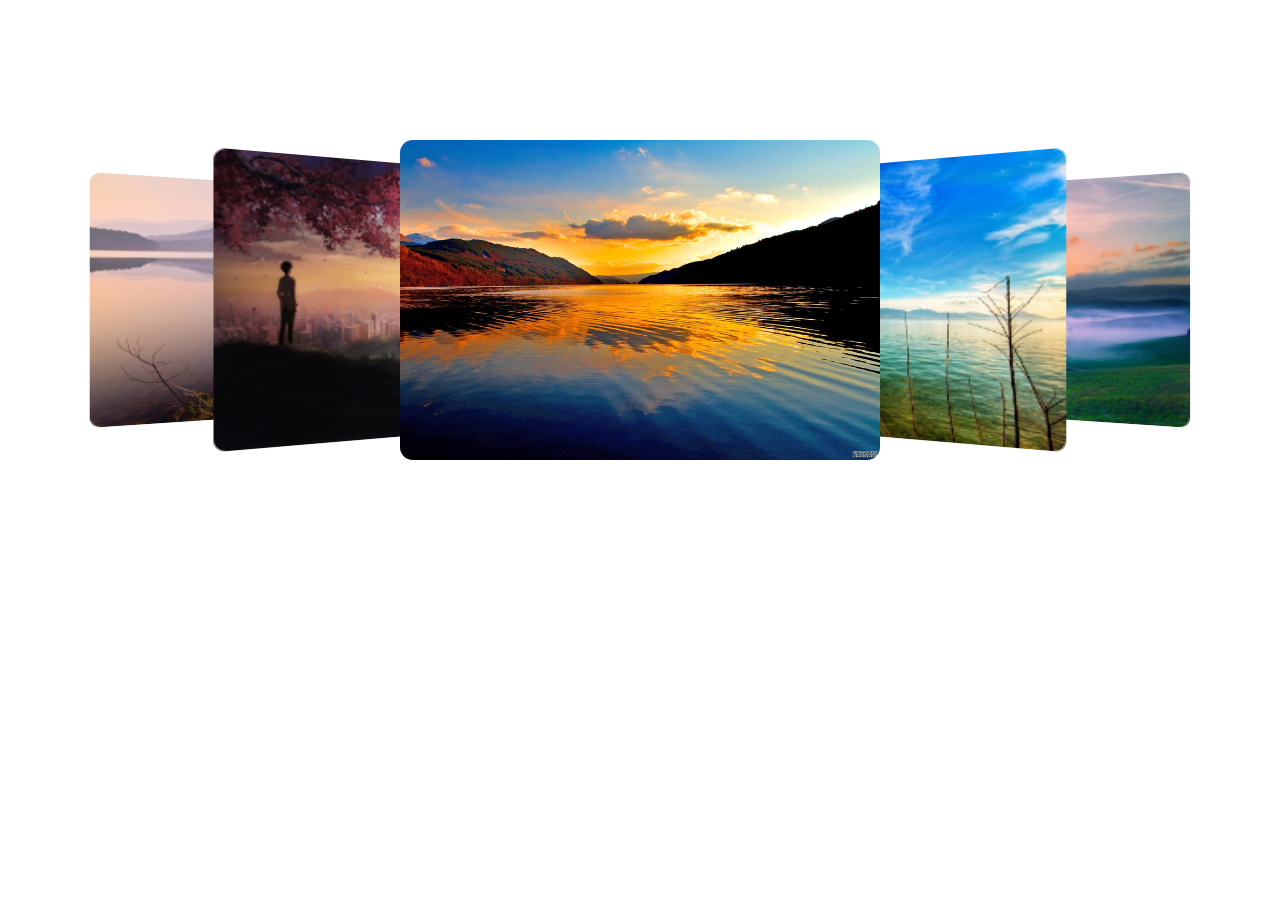
<file: JQuery3D旋转轮播图/index.html>
<!DOCTYPE html>
<html lang="en">
<head>
    <meta charset="UTF-8">
    <meta name="viewport" content="width=device-width, initial-scale=1.0">
    <title>3D轮播图</title>
    <link rel="stylesheet" href="index.css">
</head>
<body>
    <div class="wrapper" id="wrap">
        <img src="./images/img-1.jpg" alt="">
        <img src="./images/img-2.jpg" alt="">
        <img src="./images/img-3.jpg" alt="">
        <img src="./images/img-4.jpg" alt="">
        <img src="./images/img-5.jpg" alt="">
    </div>    
    <script src="./jquery-3.5.0.min.js"></script>
    <!-- 封装 -->
    <script src="./index.js"></script>
    <!-- 调用 -->
    <script>
        $('#wrap').slider({
            curDisplay: 0,
            autoPlay: true,
            interval: 2000
        })
    </script>
</body>
</html>
</file>
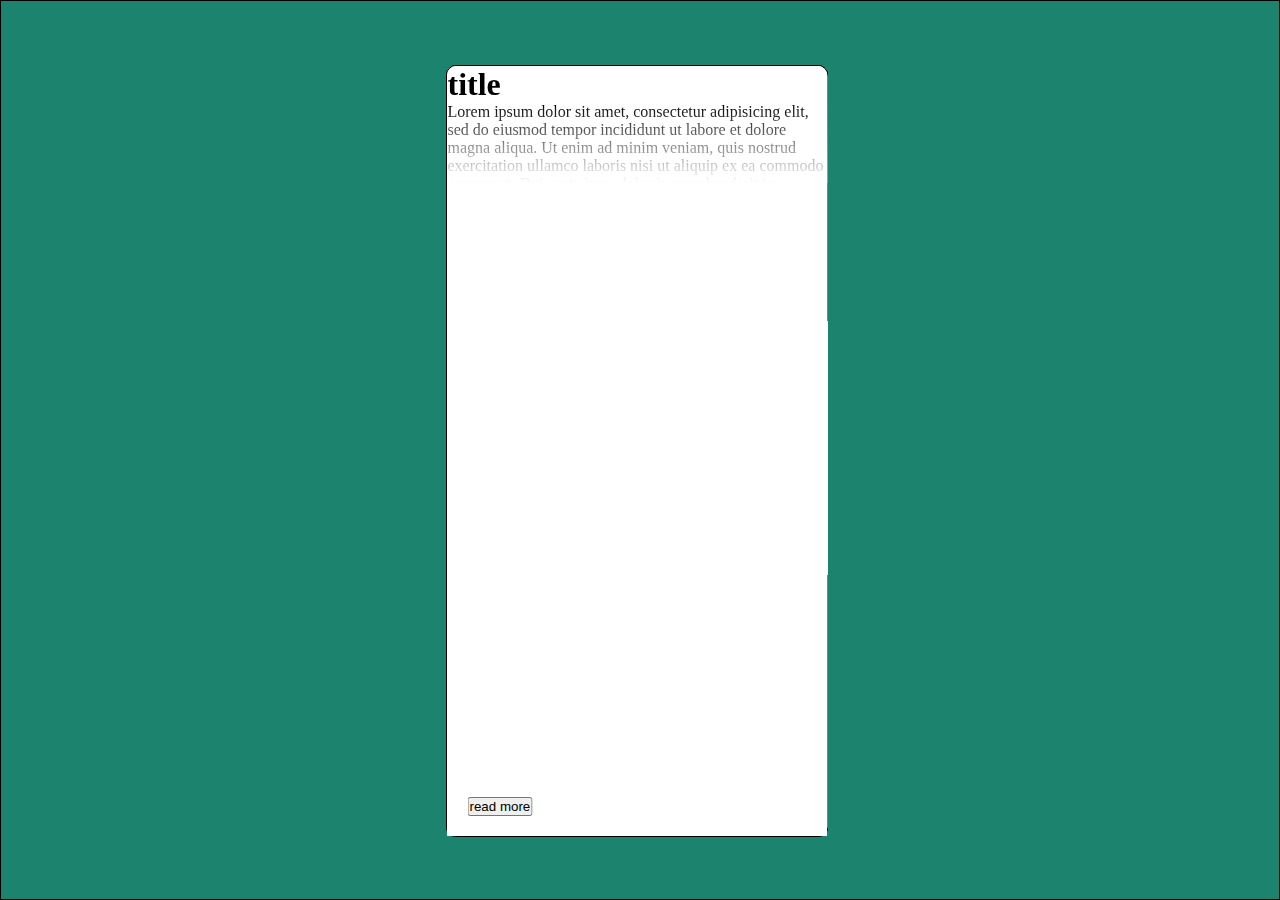
<file: 卡片折叠/index.html>
<!DOCTYPE html>
<html lang="en">
<head>
    <meta charset="UTF-8">
    <meta name="viewport" content="width=device-width, initial-scale=1.0">
    <title>卡片折叠</title>
    <link rel="stylesheet" href="index.css">
</head>
<body>
    
    <div class="wrapper">
        <div class="left">
            <div class="page">
                <div class="sectionWrap">
                    <h1>title</h1>
                    <p class="preview">Lorem ipsum dolor sit amet, consectetur adipisicing elit, sed do eiusmod tempor incididunt ut labore et dolore magna aliqua. Ut enim ad minim veniam, quis nostrud exercitation ullamco laboris nisi ut aliquip ex ea commodo consequat. Duis aute irure dolor in reprehenderit in voluptate velit esse cillum dolore eu fugiat nulla pariatur. Excepteur sint occaecat cupidatat non proident, sunt in culpa qui officia deserunt mollit anim id est laborum.</p>
                </div>
                <button class="openBtn">read more</button>
            </div>
            <div class="back">
                <div class="sectionWrap">
                    <h1>left</h1>
                    <p class="preview">Lorem ipsum dolor sit amet, consectetur adipisicing elit, sed do eiusmod tempor incididunt ut labore et dolore magna aliqua. Ut enim ad minim veniam, quis nostrud exercitation ullamco laboris nisi ut aliquip ex ea commodo consequat. Duis aute irure dolor in reprehenderit in voluptate velit esse cillum dolore eu fugiat nulla pariatur. Excepteur sint occaecat cupidatat non proident, sunt in culpa qui officia deserunt mollit anim id est laborum.</p>
                </div>
            </div>
        </div>
        <div class="middle">
            <div class="sectionWrap">
                    <h1>middle</h1>
                    <p class="preview">Lorem ipsum dolor sit amet, consectetur adipisicing elit, sed do eiusmod tempor incididunt ut labore et dolore magna aliqua. Ut enim ad minim veniam, quis nostrud exercitation ullamco laboris nisi ut aliquip ex ea commodo consequat. Duis aute irure dolor in reprehenderit in voluptate velit esse cillum dolore eu fugiat nulla pariatur. Excepteur sint occaecat cupidatat non proident, sunt in culpa qui officia deserunt mollit anim id est laborum.</p>
            </div>
        </div>
        <div class="right">
            <div class="sectionWrap">
                    <h1>right</h1>
                    <p class="preview">Lorem ipsum dolor sit amet, consectetur adipisicing elit, sed do eiusmod tempor incididunt ut labore et dolore magna aliqua. Ut enim ad minim veniam, quis nostrud exercitation ullamco laboris nisi ut aliquip ex ea commodo consequat. Duis aute irure dolor in reprehenderit in voluptate velit esse cillum dolore eu fugiat nulla pariatur. Excepteur sint occaecat cupidatat non proident, sunt in culpa qui officia deserunt mollit anim id est laborum.</p>
            </div>
            <button class="closeBtn">X</button>
        </div>
    </div>

    <script src="./index.js"></script>
</body>
</html>
</file>
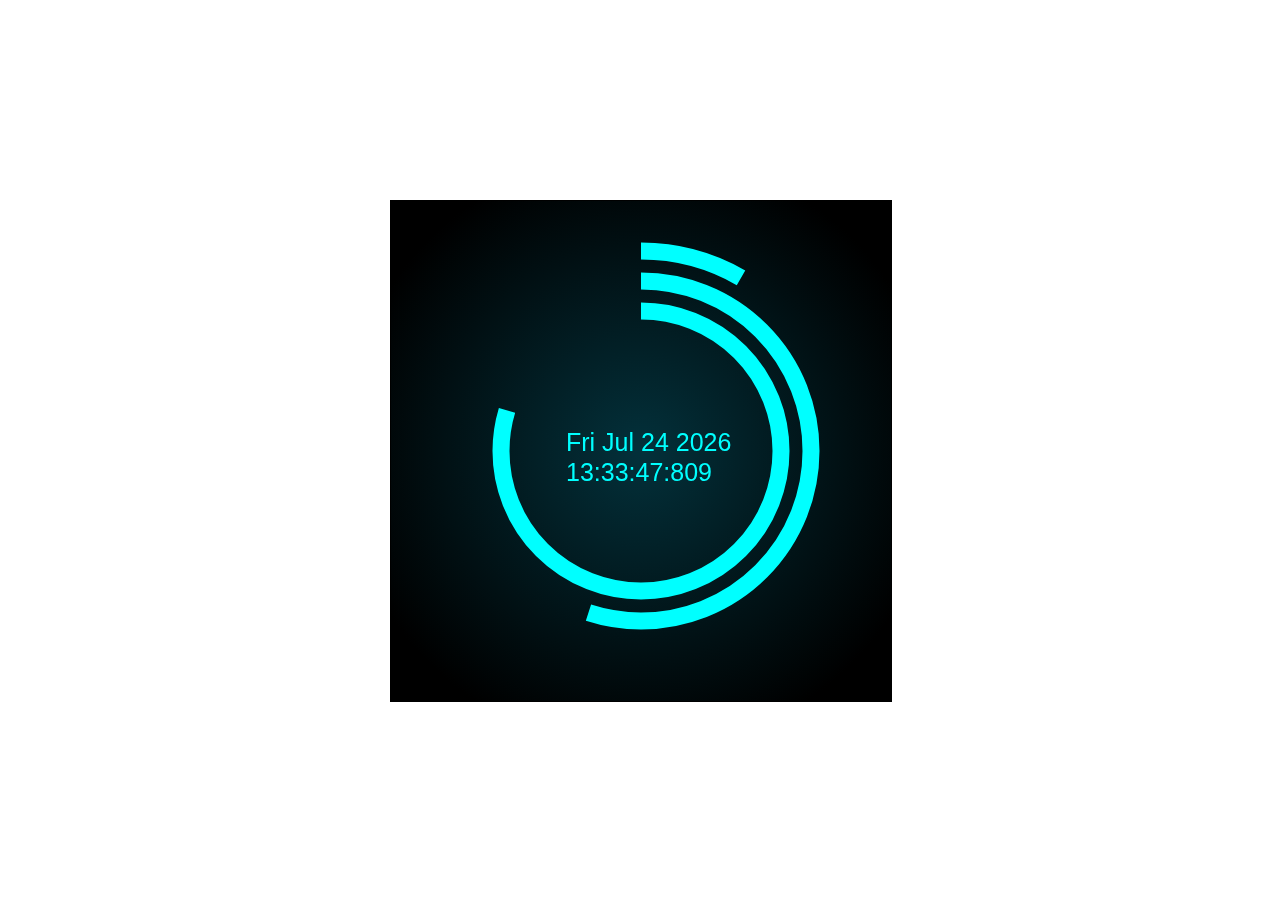
<file: 炫酷时钟/index.html>
<!DOCTYPE html>
<html lang="en">
<head>
    <meta charset="UTF-8">
    <meta name="viewport" content="width=device-width, initial-scale=1.0">
    <title>炫酷时钟</title>
    <style>
        canvas{
            border: 1px solid #000000;
            position: absolute;
            top: 50%;
            left: 50%;
            margin-top: -250px;
            margin-left: -250px;
        }
    </style>
</head>
<body>
    <canvas width="500" height="500" id="myCanvas"></canvas>
    <script>
        var myCanvas = document.getElementById("myCanvas")
        //获取上下文对象  画笔
        var ctx = myCanvas.getContext('2d');
        //画笔的颜色 宽度
        ctx.strokeStyle = '#00ffff'
        ctx.lineWidth = 17
        //设置阴偏移量和颜色
        ctx.shadowBlur = 15
        ctx.ShadowColor = '#00ffff'

        function renderTime(){
            //获取当前时间
            var date = new Date()
            var today = date.toDateString();
            var h = date.getHours()
            var m = date.getMinutes()
            var s = date.getSeconds();
            var ms = date.getMilliseconds()

            var rs = s + (ms / 1000)

            //设置背景
            //实现渐变
            gradient = ctx.createRadialGradient(250,250,5,250,250,300)
            //规定渐变颜色0~1
            gradient.addColorStop(0,"#03303a")
            gradient.addColorStop(1,'#000')
            //将渐变颜色填充
            ctx.fillStyle = gradient
            ctx.fillRect(0,0,500,500)

            ctx.beginPath()
            ctx.arc(250, 250, 200, deg(270),deg((h*30) - 90));
            ctx.stroke()

            ctx.beginPath()
            ctx.arc(250, 250, 170, deg(270),deg((m*6) - 90));
            ctx.stroke()

            ctx.beginPath()
            ctx.arc(250, 250, 140, deg(270),deg((rs*6) - 90));
            ctx.stroke()

            ctx.font = '25px Helvetica'
            ctx.fillStyle = 'rgba(0,255,255,1)'
            ctx.fillText(today,175,250)

            var h = ('0' + h).slice(-2)
            var m = ('0' + m).slice(-2)

            ctx.fillText(h + ':' + m + ':' + s + ':' + ms, 175, 280)


        }
        setInterval(renderTime,40)

    
        //角度转弧度
        function deg(deg){
            var f = Math.PI / 180
            return deg * f;
        }


    </script>
</body>
</html>
</file>
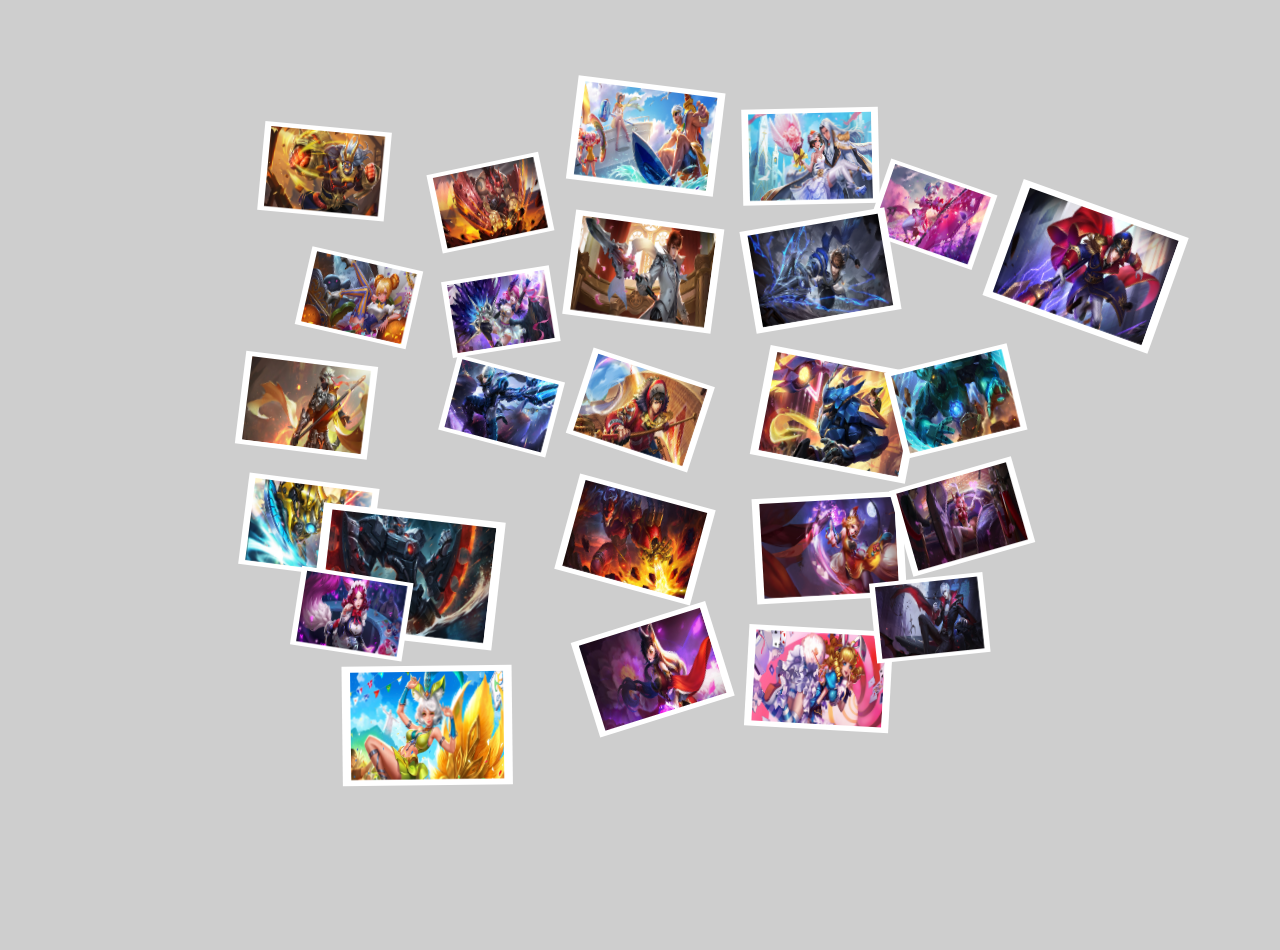
<file: 图片背景墙/demo.html>
<!DOCTYPE html>
<html>
	<head>
		<meta charset="utf-8">
		<title>照片墙</title>
		<link rel="stylesheet" type="text/css" href="demo.css"/>
	</head>
	<body>
		<div class="wrapper">
			<ul class="wrapUl">
		
			</ul>
		</div>

		<script type="text/javascript" src="jquery-3.5.0.min.js"></script>
		<script type="text/javascript" src="demo.js"></script>

	</body>
</html>
</file>
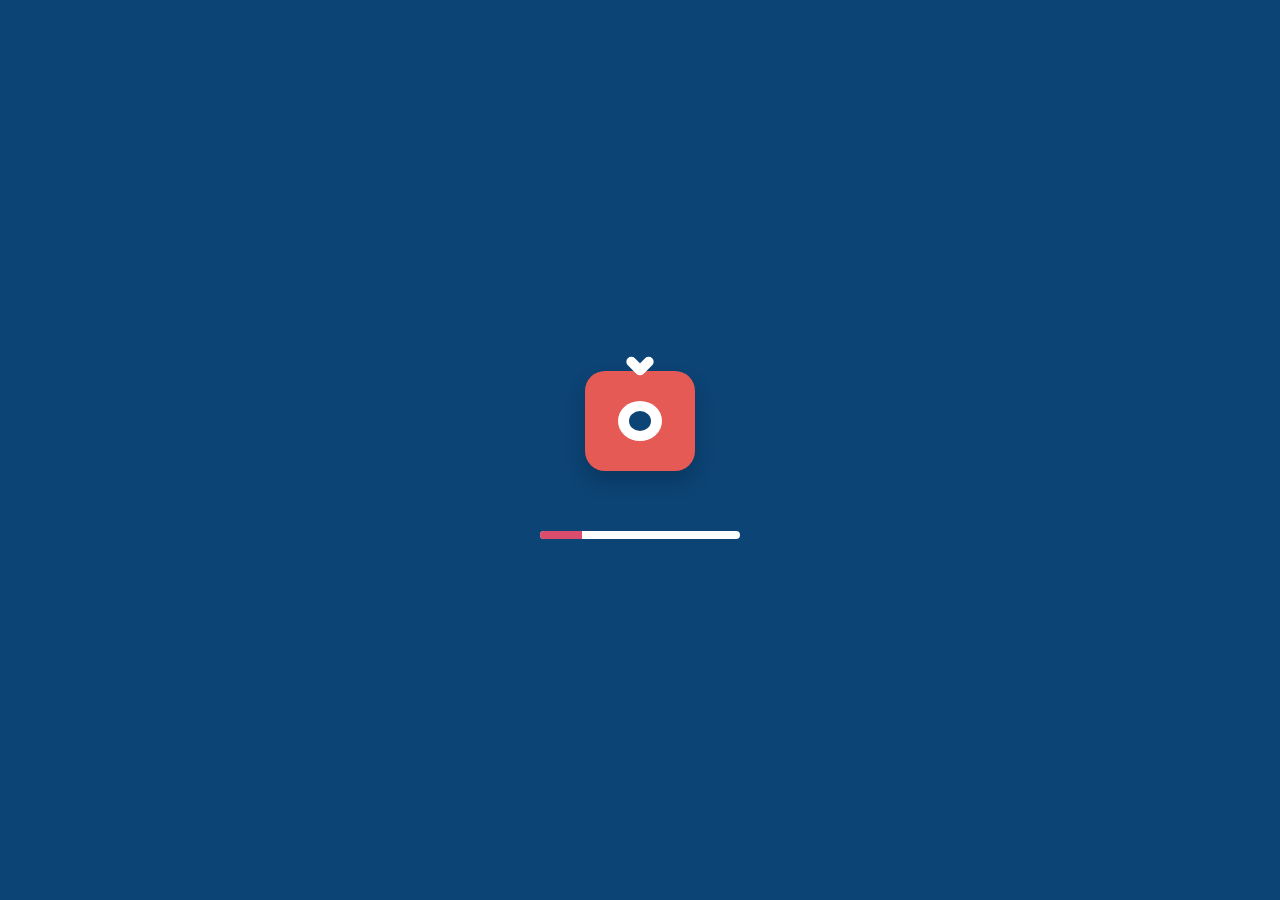
<file: 小怪兽/demo.html>
<!DOCTYPE html>
<html>
	<head>
		<meta charset="utf-8">
		<title>Document</title>
		<link rel="stylesheet" type="text/css" href="demo.css"/>
	</head>
	<body>
		<div>
			<h2 class="monsterText">
				Hello
				<br>There
			</h2>
			<h3>We will eat you</h3>
		</div>
		<div class="monster">
			<div class="eye">
				<div class="eyeBall"></div>
			</div>
			<div class="mouth"></div>
			
		</div>
		<div class="monster blue">
			<div class="eye">
				<div class="eyeBall"></div>
			</div>
			<div class="mouth"></div>
			
		</div>
		<div class="pageLoading">
			<div class="monster">
				<div class="eye">
					<div class="eyeBall"></div>
				</div>
			</div>
			<div class="mouth"></div>
			<div class="loading">
				<div class="bar"></div>
			</div>
		</div>
		<script type="text/javascript" src="demo.js"></script>
		<script type="text/javascript" src="jquery-3.5.0.min.js"></script>

	</body>
</html>
</file>
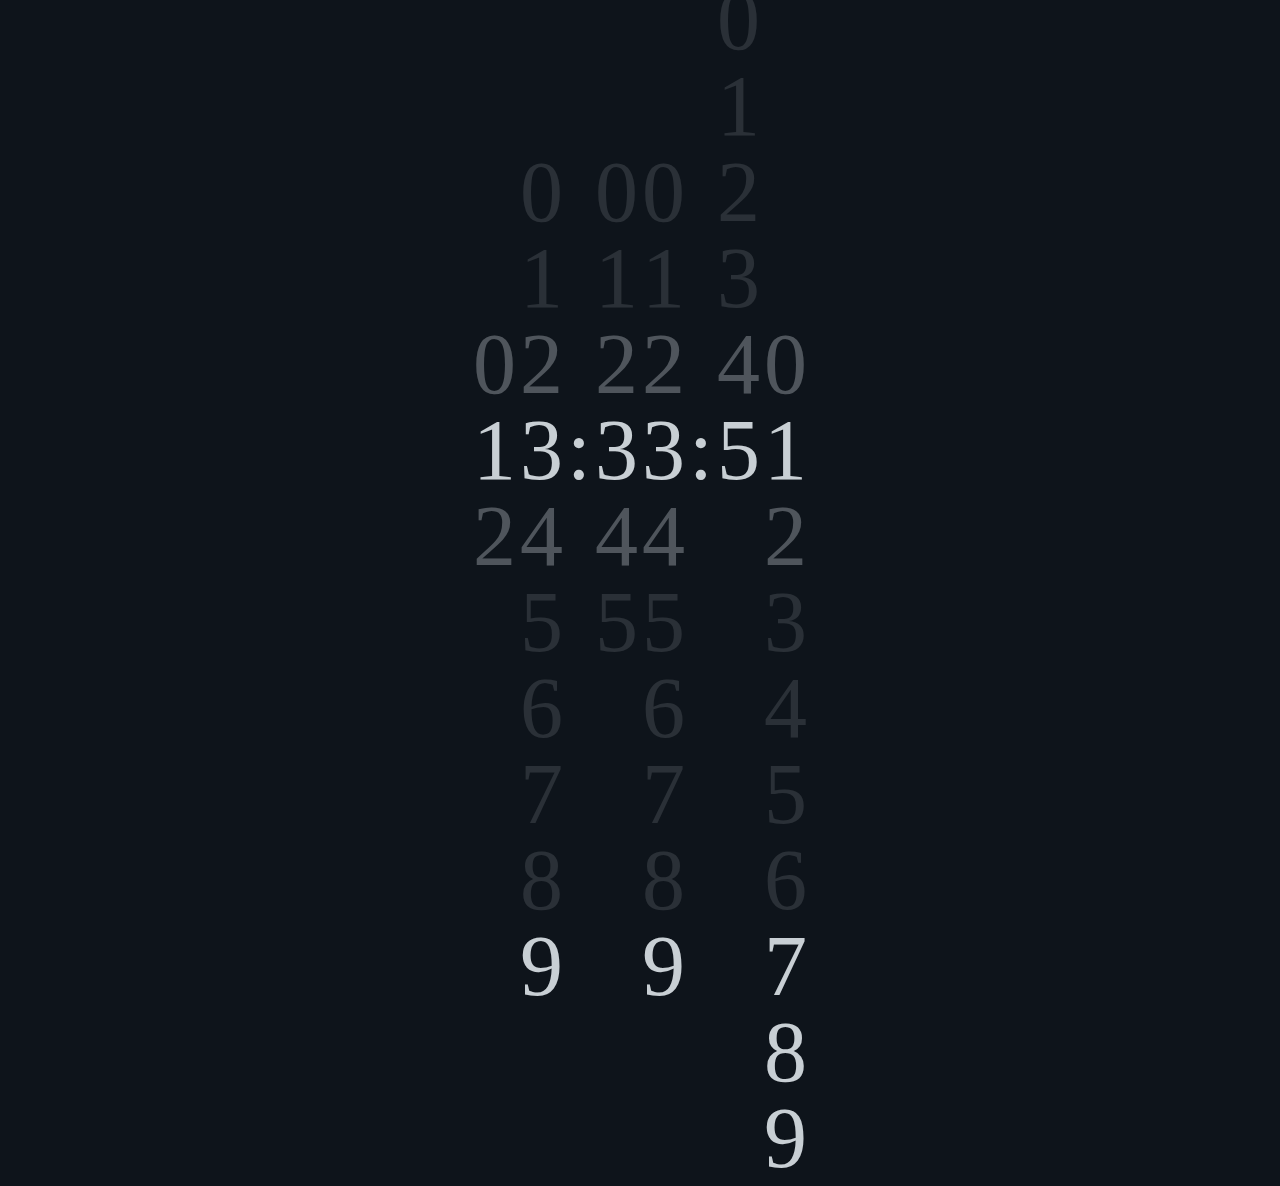
<file: 数字时钟/demo.html>
<!DOCTYPE html>
<html lang="en">
<head>
    <meta charset="UTF-8">
    <meta name="viewport" content="width=device-width, initial-scale=1.0">
    <title>数字时钟</title>
    <link rel="stylesheet" href="./demo.css">
</head>
<body>
    <div class="wrapper">
        <div class="column">
            <div>0</div>
            <div>1</div>
            <div>2</div>
        </div>
        <div class="column ten"></div>
    
        <div class="coln">:</div>
    
        <div class="column six"></div>
        <div class="column ten"></div>
    
        <div class="coln">:</div>
    
        <div class="column six"></div>
        <div class="column ten"></div>
    </div>
   
    <script src="./jquery-3.5.0.min.js"></script>
    <script src="./demo.js"></script>
</body>
</html>
</file>
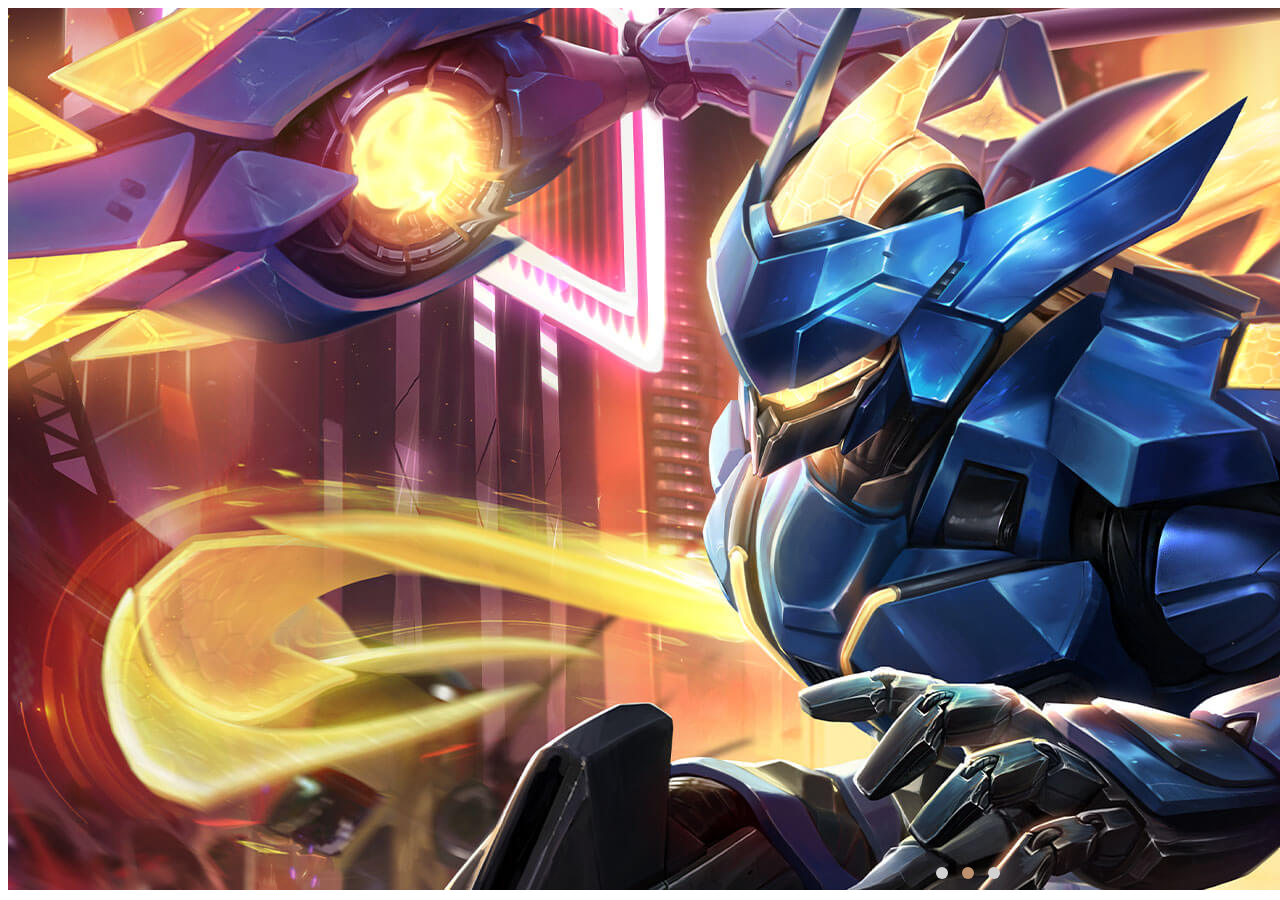
<file: 轮播图插件/demo.html>
<!DOCTYPE html>
<html lang="en">
<head>
    <meta charset="UTF-8">
    <meta name="viewport" content="width=device-width, initial-scale=1.0">
    <title>轮播图</title>
    <style>
        #banner{
            height: 882px;
            width: 1920px;
            
            margin: 0 auto;
        }
    </style>
</head>
<body>
    <div id="banner">

    </div>

    <script src="./plugin/banner.js"></script>
    <script>
        var bannerDiv = document.getElementById('banner');
        createBannerArea(bannerDiv,[
            {imgUrl:"./img/pic0.jpg",link:"http://www.baidu.com"},
            {imgUrl:"./img/pic1.jpg",link:"http://www.baidu.com"},
            {imgUrl:"./img/pic2.jpg",link:"http://www.baidu.com"},
        ])
    </script>
</body>
</html>
</file>
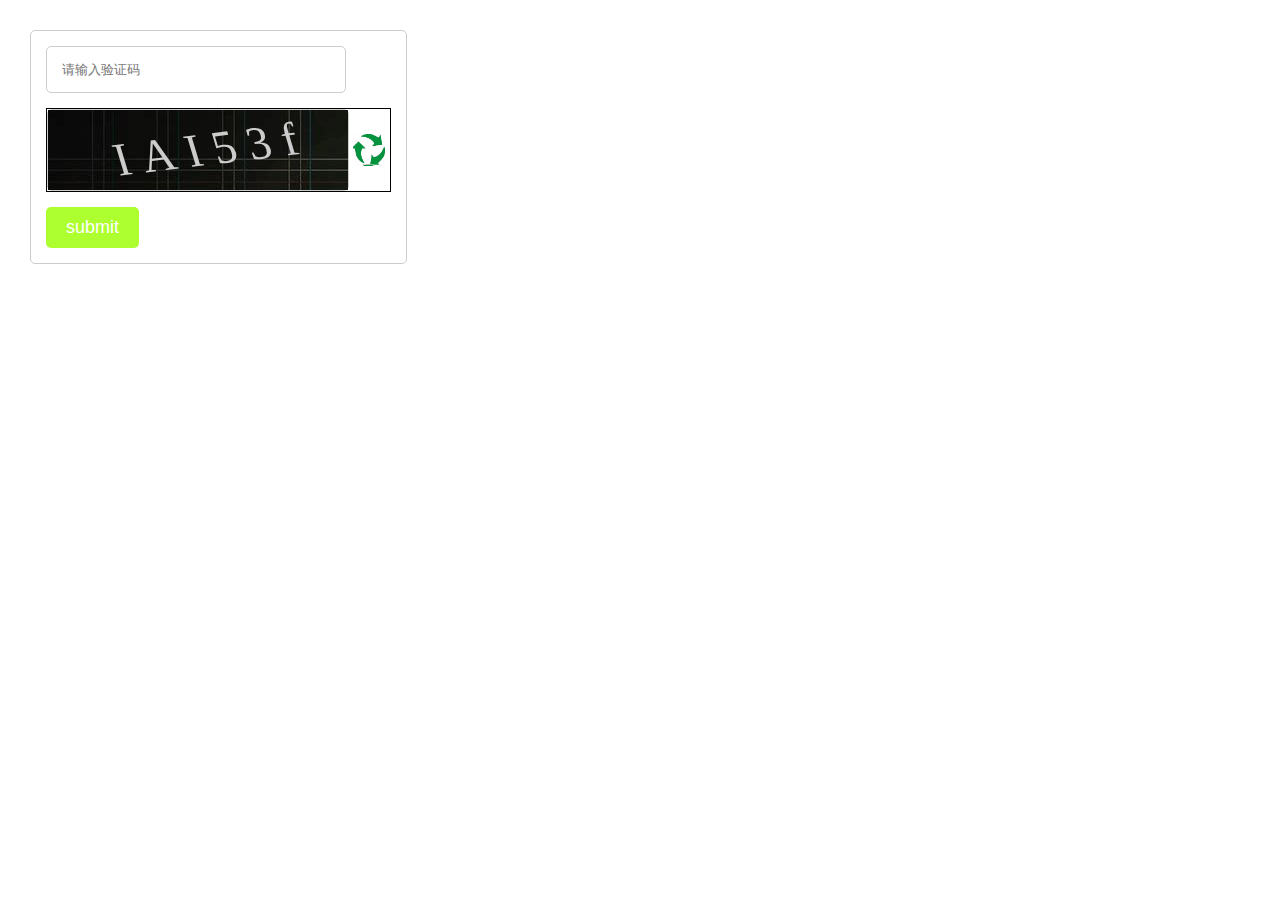
<file: 验证码/demo.html>
<!DOCTYPE html>
<html>
	<head>
		<meta charset="utf-8">
		<title>验证码</title>
		<link rel="stylesheet" type="text/css" href="demo.css"/>
	</head>
	<body>
		<div class="wrapper">
			<div class="inputBox">
				<input type="text" placeholder="请输入验证码">
				<span></span>
			</div>
			<p class="error"></p>
			<div class="canvasBox">
				<div class="imgBox">
					<canvas id="myCanvas" width="300" height="80"></canvas>
				</div>
				<input type="button" class="refresh" />
			</div>
			<button type="button" class="submit">submit</button>
		</div>
		
		<script type="text/javascript" src="jquery-3.5.0.min.js"></script>
		<script type="text/javascript" src="demo.js"></script>
	</body>
</html>
</file>
<file: JQuery3D旋转轮播图/index.css>
*{
    margin: 0;
    padding: 0;
    font-size: 0;
}
.wrapper{
    position: relative;
    transform-style: preserve-3d;
    perspective: 800px;
    height: 200px;
    margin-top: 200px;
}

.wrapper img{
    position: absolute;
    width: 300px;
    height: 200px;
    left: 50%;
    top: 50%;
    margin-left: -150px;
    margin-top: -100px;
    border-radius: 8px;
    transition: transform 0.8s ease-in-out;
}
</file>
<file: 卡片折叠/index.css>
*{
    margin: 0;
    padding: 0;
}
html,body{
    width: 100%;
    height: 100%;
    background-color:rgba(17, 126, 104, 0.8);
}
.wrapper{
    width: 100%;
    height: 100%;
    padding: 5%;
    box-sizing: border-box;
    border: 1px solid #000  ;
}
.left,.middle,.right{
    position: relative;
    width: 33%;
    height: 100%;
    float: left;
    border:1px solid #000;
    background-color: #fff;
    border-radius: 10px;
    transition: all 0.7s ease-in-out;
}
.left .page,
.left .back{
    width: 100%;
    height: 100%;
    position: absolute;
    top: 0;
    border-radius: 10px;
    background-color: #fff;
}
.left{
    transform: rotateY(180deg);
    transform-origin: 100% 50%;
    z-index: 20;
}
.right{
    transform: rotateY(-180deg);
    transform-origin: 0% 50%;
}
.left .page{
    transform: rotateY(180deg);
    z-index: 5;
}
.left .back{
    z-index: 4;
}


.left.open{
    transform: rotateY(0deg);
    transform-origin: 100% 50%;
    transition: all 0.7s ease-in-out;
}
.right.open{
    transform: rotateY(0deg);
    transform-origin: 0% 50%;
    transition: all 0.7s ease-in-out;
}
.back.open{
    z-index: 6;
}

.openBtn{
    position: absolute;
    bottom: 20px;
    left: 20px;
}
.page .preview{
    max-height: 80px;
    overflow: hidden;
    position: relative;
}
.preview::before{
    content: "";
    display: block;
    width: 100%;
    height: 100%;
    position: absolute;
    top: 0;
    left: 0;
    background: linear-gradient(transparent,#fff);
}
</file>
<file: 图片背景墙/demo.css>
*{
	margin: 0;
	padding: 0;
	list-style: none;
}

html,body,.wrapper{
	width: 100%;
	height: 100%;
	background-color: #cecece;
}
.wrapUl{
	width: 80%;
	height: 80%;
	position: relative;
	margin: 50px auto;
	/* border: 1px solid black; */
	perspective: 700px;
}
.wrapUl li{
	transform-style: preserve-3d;
	position: absolute;
	/* border: 1px solid black; */
	background-color: #fff;
}
.box{
	width: 100%;
	height: 100%;
	transform: scale(0.9);
}
img{
	width: 100%;
	height: 100%;
}
</file>
<file: 小怪兽/demo.css>
*{
	margin: 0;
	padding: 0;
}

html,body{
	width: 100%;
	height: 100%;
	background-color: #DB4D6D;
	display: flex;
	justify-content: center;
	align-items: center;
	
}
.monster{
	position: relative;
	width: 110px;
	height: 100px;
	border-radius: 20px;
	background-color: #e55A54;
	margin: 10px;
	display: flex;
	justify-content: center;
	align-items: center;
	flex-direction: column;
	box-shadow: 0 10px 20px rgba(0,0,0,0.2);
	animation: jumping 0.8s infinite alternate;
}
.monster .eye{
	width: 40%;
	height: 40%;
	border-radius: 50%;
	background-color: #FFFFFF;
	margin: 10px;
	display: flex;
	justify-content: center;
	align-items: center;
	
}
.monster .eye .eyeBall{
	width: 50%;
	height: 50%;
	border-radius: 50%;
	background-color: #0c4475;
	animation: eyemove 1.6s infinite alternate;
	
}
.monster .mouth{
	width: 32%;
	height: 12px;
	border-radius: 12px;
	background-color: #FFFFFF;
}

.monster::before,
.monster::after{
	position: absolute;
	content: '';
	display: block;
	width: 20%;
	height: 10px;
	border-radius: 10px;
	background-color: #fff;
	top: -10px;
	left: 50%;
}
.monster::before{
	transform: translateX(-70%) rotate(45deg);
}
.monster::after{
	transform: translateX(-30%) rotate(-45deg);

}

.monster.blue{
	animation-delay: 0.5s;
	background-color: #0C4475;
}
.monster.blue .eyeBall,
.monster.blue .mouth{
	background-color: #DB4D6D;
}

@keyframes jumping{
	50%{
		top: 0px;
		box-shadow: 0 10px 20px rgba(0,0,0,0.2);
	}
	100%{
		top: -50px;
		box-shadow: 0 120px 20px rgba(0,0,0,0.1);
	}
}
@keyframes eyemove{
	0%,10%{
		transform: translate(50%);
	}
	90%,100%{
		transform: translate(-50%);
	}
}

.pageLoading{
	/*
	覆盖
	*/
	width: 100%;
	height: 100%;
	position: fixed;
	top: 0;
	left: 0;
	background-color: #0C4475;
	display: flex;
	justify-content: center;
	align-items: center;
	flex-direction: column;
	transition: opacity 0.5s;
}
.pageLoading .loading{
	width: 200px;
	height: 8px;
	background-color: #FFFFFF;
	border-radius: 5px;
	margin-top: 50px;
	overflow: hidden;
}
.pageLoading .loading .bar{
	width: 0%;
	height: 100%;
	background-color: #DB4D6D;
	
}
.pageLoading.complete{
	opacity: 0;
}
.pageLoading.complete .monster{
	transition: 0.5s;
	transform: scale(0.1) rotateZ(360deg);
}
</file>
<file: 数字时钟/demo.css>
*{
    margin: 0;
    padding: 0;
}
body{
    background-color: #0e141b;
    overflow: hidden;
}
.wrapper{
    width: 100%;
    text-align: center;
}
.wrapper .column,
.wrapper .coln{
    display: inline-block;
    color: rgba(224, 230, 235, 0.89);
    vertical-align: top;
    font-size: 86px;
    line-height: 86px;
    font-weight: 300;
}
.column{
    transition: all 300ms ease-in;
}
.coln{
  transform: translateY(calc(50vh - 43px));
}
.visible{
    opacity: 1;
}
.close{
    opacity: 0.35;
}
.far{
    opacity: 0.15;
}
.distance{
    opacity: 0.15;
}
</file>
<file: 验证码/demo.css>
*{
	margin: 0;
	padding: 0;
}
.wrapper{
	margin: 30px;
	width: 345px;
	padding: 15px;
	border: 1px solid #ccc;
	border-radius: 5px;
}
.inputBox{
	position: relative;
}
.inputBox input{
	display: inline-block;
	width: 300px;
	outline: none;
	padding: 15px;
	border-radius: 5px;
	border:1px solid #ccc;
	box-sizing: border-box;
}
.inputBox span{
	position: absolute;
	display: none;
	width: 32px;
	height: 32px;
	margin-left: 10px;
	margin-top: 10px;
	background:url(img/false.jpg) ;
	background-size: 100%;
}
.error{
	color: red;
	margin: 10px;
	font-size: 12px;
	display: none;
}
.canvasBox{
	position: relative;
	margin-top: 15px;
	border: 1px solid #000;
}
.canvasBox .imgBox{
	width: 300px;
	height: 80px;
	border: 1px solid #ccc;
	border-radius: 5px;
}

.canvasBox .refresh{
	position: absolute;
	right: 0;
	top: 50%;
	display: inline-block;
	width: 32px;
	height: 32px;
	background: url(img/update.jpg);
	background-size: 100%;
	margin-top: -16px;
	border: 0;
	margin-right: 5px;
}
.submit{
	padding: 10px 20px;
	border: 0;
	background-color: greenyellow;
	color: #fff;
	font-size: 18px;
	margin-top: 15px;
	border-radius: 5px;
	cursor: pointer;
}
</file>
